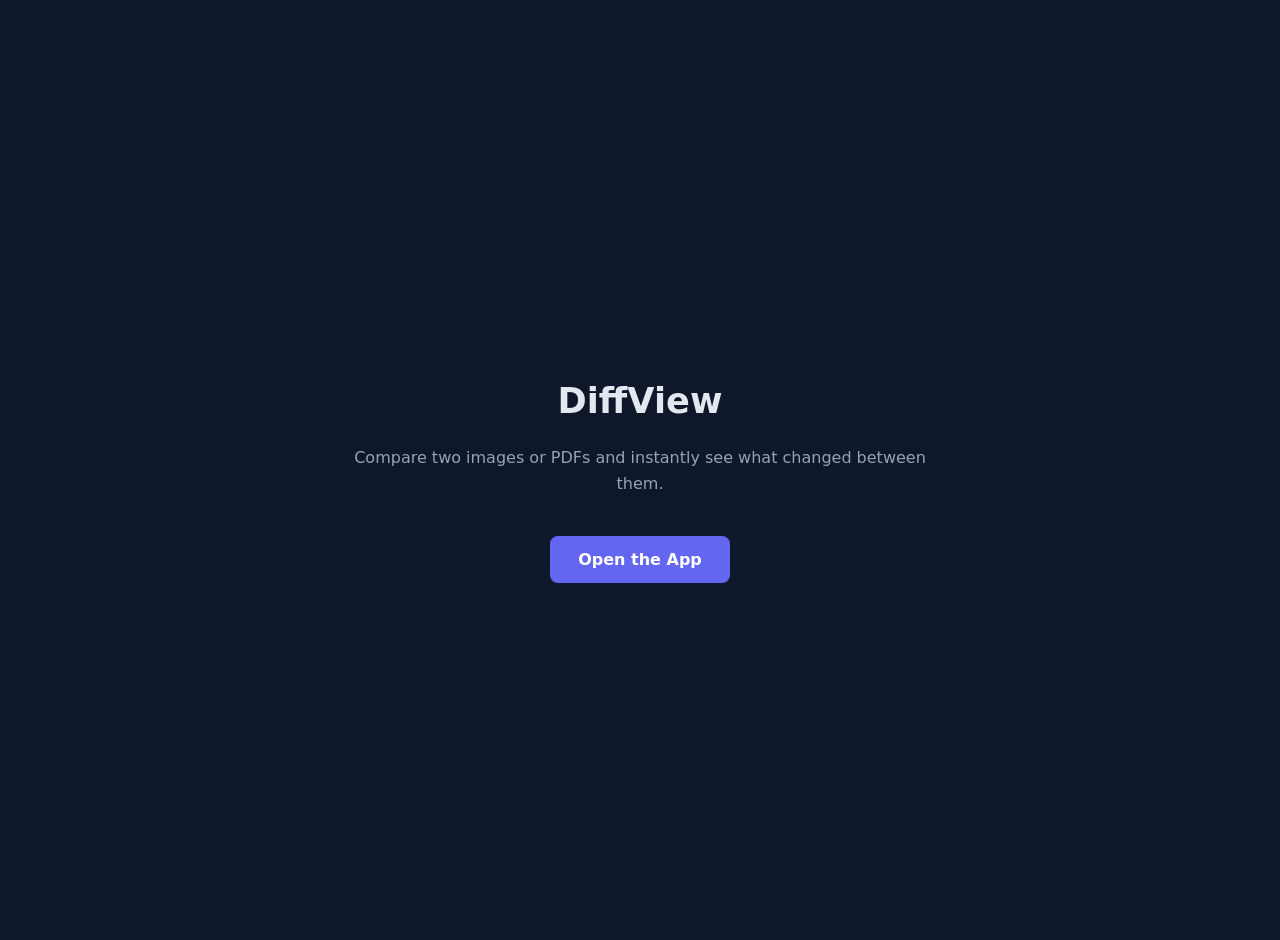
<file: docs/index.html>
<!DOCTYPE html>
<html lang="en">
<head>
  <meta charset="UTF-8">
  <meta name="viewport" content="width=device-width, initial-scale=1.0">
  <title>DiffView - Image & PDF Differentiator</title>
  <style>
    body { font-family: system-ui, sans-serif; background: #0f172a; color: #e2e8f0;
           display: flex; flex-direction: column; align-items: center;
           justify-content: center; min-height: 100vh; margin: 0; text-align: center; padding: 20px; }
    h1 { font-size: 2.2rem; margin-bottom: 0.5rem; }
    p { max-width: 600px; line-height: 1.6; color: #94a3b8; }
    a.button { margin-top: 24px; padding: 14px 28px; background: #6366f1; color: white;
               text-decoration: none; border-radius: 8px; font-weight: 600; }
    a.button:hover { background: #4f46e5; }
  </style>
</head>
<body>
  <h1>DiffView</h1>
  <p>Compare two images or PDFs and instantly see what changed between them.</p>
  <a class="button" href="https://diffview-ursm.onrender.com">Open the App</a>
</body>
</html>
</file>
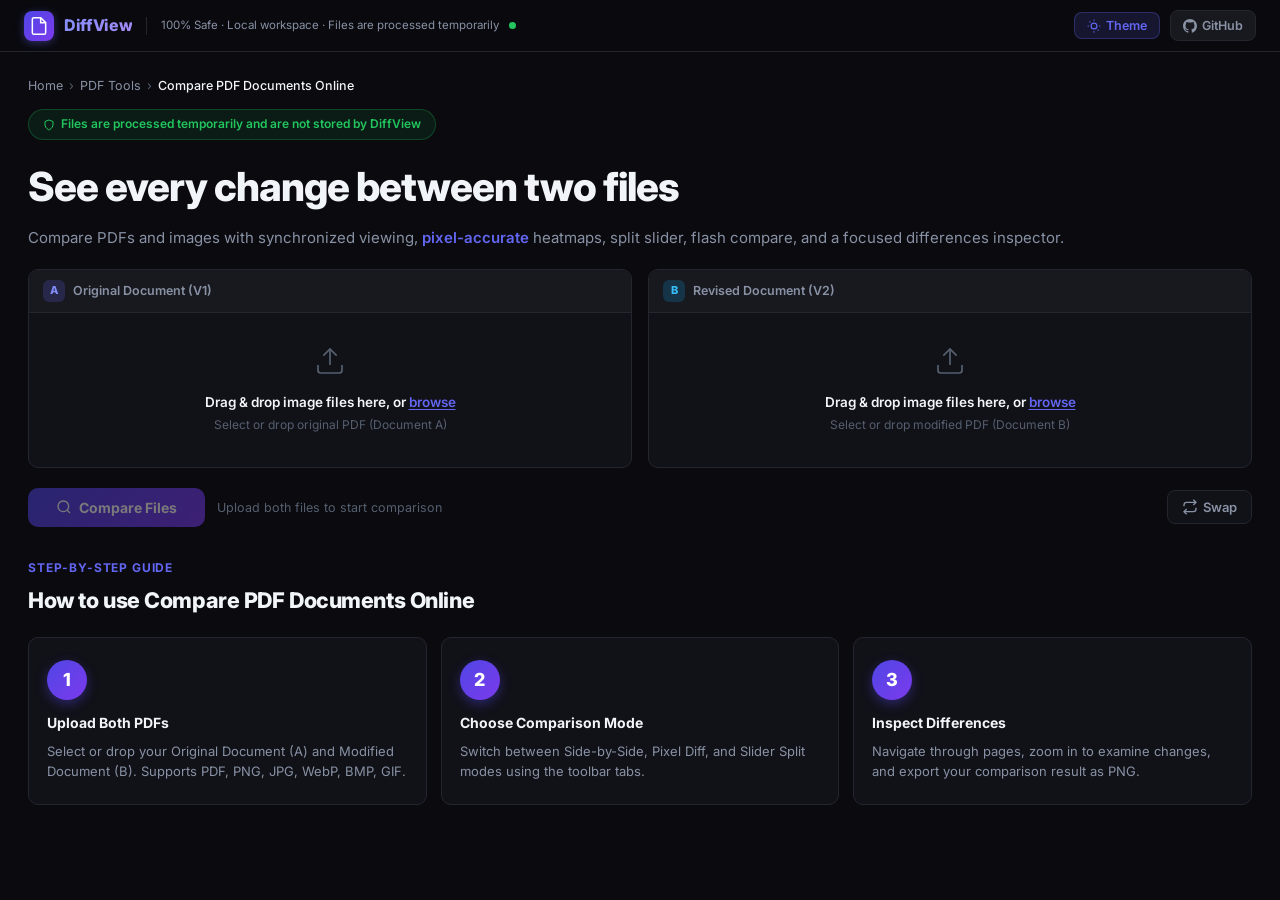
<file: templates/index.html>
<!DOCTYPE html>
<html lang="en">
<head>
<meta charset="UTF-8"/>
<meta name="viewport" content="width=device-width,initial-scale=1"/>
<title>DiffView — PDF &amp; Image Comparator</title>
<meta name="description" content="Compare PDF documents and images with synchronized viewing, pixel-accurate heatmaps, split slider, flash compare, and difference inspection."/>
<link rel="preconnect" href="https://fonts.googleapis.com"/>
<link href="https://fonts.googleapis.com/css2?family=Inter:wght@300;400;500;600;700;800&display=swap" rel="stylesheet"/>
<link rel="stylesheet" href="/static/style.css"/>
</head>
<body class="dark">

<!-- ═══ HEADER ═══ -->
<header id="header">
  <div class="header-left">
    <div class="logo">
      <svg width="20" height="20" viewBox="0 0 24 24" fill="none" stroke="currentColor" stroke-width="1.8"><path d="M14 2H6a2 2 0 0 0-2 2v16a2 2 0 0 0 2 2h12a2 2 0 0 0 2-2V8z"/><polyline points="14 2 14 8 20 8"/></svg>
    </div>
    <span class="logo-name">DiffView</span>
    <div class="header-separator"></div>
    <span class="header-tagline">100% Safe · Local workspace · Files are processed temporarily</span>
    <span class="status-dot"></span>
  </div>
  <div class="header-right">
      <button type="button" class="header-btn ai-btn" id="theme-toggle" title="Toggle theme" aria-label="Toggle color theme">
      <svg class="icon-sun" width="14" height="14" viewBox="0 0 24 24" fill="none" stroke="currentColor" stroke-width="2"><circle cx="12" cy="12" r="5"/><line x1="12" y1="1" x2="12" y2="3"/><line x1="12" y1="21" x2="12" y2="23"/><line x1="4.22" y1="4.22" x2="5.64" y2="5.64"/><line x1="18.36" y1="18.36" x2="19.78" y2="19.78"/><line x1="1" y1="12" x2="3" y2="12"/><line x1="21" y1="12" x2="23" y2="12"/></svg>
      <svg class="icon-moon" width="14" height="14" viewBox="0 0 24 24" fill="none" stroke="currentColor" stroke-width="2"><path d="M21 12.79A9 9 0 1 1 11.21 3 7 7 0 0 0 21 12.79z"/></svg>
      Theme
    </button>
    <a href="https://github.com/AbhinavPandey12/DiffView-Image-PDF-Differentiator" target="_blank" class="header-btn feedback-btn">
      <svg width="14" height="14" viewBox="0 0 24 24" fill="currentColor"><path d="M12 0C5.37 0 0 5.37 0 12c0 5.3 3.44 9.8 8.21 11.39.6.11.82-.26.82-.58v-2.23c-3.34.73-4.03-1.42-4.03-1.42-.55-1.39-1.34-1.76-1.34-1.76-1.09-.74.08-.73.08-.73 1.2.08 1.84 1.24 1.84 1.24 1.07 1.83 2.81 1.3 3.49 1 .11-.78.42-1.31.76-1.61-2.67-.3-5.47-1.33-5.47-5.93 0-1.31.47-2.38 1.24-3.22-.13-.3-.54-1.52.12-3.18 0 0 1.01-.32 3.3 1.23.96-.27 1.99-.4 3.01-.41 1.02 0 2.05.14 3.01.41 2.28-1.55 3.29-1.23 3.29-1.23.66 1.66.24 2.88.12 3.18.77.84 1.24 1.91 1.24 3.22 0 4.61-2.81 5.63-5.48 5.92.43.37.82 1.1.82 2.22v3.29c0 .32.19.69.8.58C20.57 21.8 24 17.3 24 12c0-6.63-5.37-12-12-12z"/></svg>
      GitHub
    </a>
  </div>
</header>

<!-- ═══ LAYOUT ═══ -->
<div class="layout">

  <!-- ─── MAIN CONTENT ─── -->
  <main class="main-content">

    <!-- Breadcrumb -->
    <nav class="breadcrumb">
      <a href="#">Home</a>
      <span class="breadcrumb-sep">›</span>
      <a href="#">PDF Tools</a>
      <span class="breadcrumb-sep">›</span>
      <span class="breadcrumb-current">Compare PDF Documents Online</span>
    </nav>

    <!-- Privacy badge -->
    <div class="privacy-badge">
      <svg width="12" height="12" viewBox="0 0 24 24" fill="none" stroke="currentColor" stroke-width="2"><path d="M12 22s8-4 8-10V5l-8-3-8 3v7c0 6 8 10 8 10z"/></svg>
      Files are processed temporarily and are not stored by DiffView
    </div>

    <!-- Hero -->
    <div class="page-hero">
      <h1 class="page-title">See every change between two files</h1>
      <p class="page-subtitle">Compare PDFs and images with synchronized viewing, <em>pixel-accurate</em> heatmaps, split slider, flash compare, and a focused differences inspector.</p>
    </div>
 

    <!-- ── UPLOAD AREA ── -->
    <div class="upload-row" id="upload-row">

      <!-- File A -->
      <div class="upload-card" id="card-a">
        <div class="upload-card-header">
          <span class="file-badge badge-a">A</span>
          <span>Original Document (V1)</span>
        </div>
        <div class="dropzone" id="drop-a" tabindex="0" role="button" aria-label="Upload original file">
          <div class="drop-icon">
            <svg width="32" height="32" viewBox="0 0 24 24" fill="none" stroke="currentColor" stroke-width="1.3"><path d="M21 15v4a2 2 0 0 1-2 2H5a2 2 0 0 1-2-2v-4"/><polyline points="17 8 12 3 7 8"/><line x1="12" y1="3" x2="12" y2="15"/></svg>
          </div>
          <p class="drop-text">Drag &amp; drop image files here, or <span class="drop-link">browse</span></p>
          <p class="drop-hint">Select or drop original PDF (Document A)</p>
          <div class="file-chosen" id="file-chosen-a" hidden>
            <svg width="14" height="14" viewBox="0 0 24 24" fill="none" stroke="currentColor" stroke-width="2"><path d="M14 2H6a2 2 0 0 0-2 2v16a2 2 0 0 0 2 2h12a2 2 0 0 0 2-2V8z"/><polyline points="14 2 14 8 20 8"/></svg>
            <span id="name-a"></span>
            <button class="btn-remove" id="rm-a" title="Remove">✕</button>
          </div>
          <input type="file" id="inp-a" accept=".pdf,image/*" hidden aria-label="Choose original PDF or image"/>
        </div>
      </div>

      <!-- File B -->
      <div class="upload-card" id="card-b">
        <div class="upload-card-header">
          <span class="file-badge badge-b">B</span>
          <span>Revised Document (V2)</span>
        </div>
        <div class="dropzone" id="drop-b" tabindex="0" role="button" aria-label="Upload modified file">
          <div class="drop-icon">
            <svg width="32" height="32" viewBox="0 0 24 24" fill="none" stroke="currentColor" stroke-width="1.3"><path d="M21 15v4a2 2 0 0 1-2 2H5a2 2 0 0 1-2-2v-4"/><polyline points="17 8 12 3 7 8"/><line x1="12" y1="3" x2="12" y2="15"/></svg>
          </div>
          <p class="drop-text">Drag &amp; drop image files here, or <span class="drop-link">browse</span></p>
          <p class="drop-hint">Select or drop modified PDF (Document B)</p>
          <div class="file-chosen" id="file-chosen-b" hidden>
            <svg width="14" height="14" viewBox="0 0 24 24" fill="none" stroke="currentColor" stroke-width="2"><path d="M14 2H6a2 2 0 0 0-2 2v16a2 2 0 0 0 2 2h12a2 2 0 0 0 2-2V8z"/><polyline points="14 2 14 8 20 8"/></svg>
            <span id="name-b"></span>
            <button class="btn-remove" id="rm-b" title="Remove">✕</button>
          </div>
          <input type="file" id="inp-b" accept=".pdf,image/*" hidden aria-label="Choose modified PDF or image"/>
        </div>
      </div>
    </div>

    <!-- Compare Button -->
    <div class="compare-row">
      <button class="btn-compare" id="btn-compare" disabled>
        <svg width="16" height="16" viewBox="0 0 24 24" fill="none" stroke="currentColor" stroke-width="2"><circle cx="11" cy="11" r="8"/><line x1="21" y1="21" x2="16.65" y2="16.65"/></svg>
        Compare Files
      </button>
      <span class="compare-hint" id="compare-hint">Upload both files to start comparison</span>
      <button class="btn-swap" id="btn-swap" title="Swap A and B">
        <svg width="16" height="16" viewBox="0 0 24 24" fill="none" stroke="currentColor" stroke-width="2"><polyline points="17 1 21 5 17 9"/><path d="M3 11V9a4 4 0 0 1 4-4h14"/><polyline points="7 23 3 19 7 15"/><path d="M21 13v2a4 4 0 0 1-4 4H3"/></svg>
        Swap
      </button>
    </div>

    <!-- Loading -->
    <div class="loading-wrap" id="loading-wrap" hidden>
      <div class="progress-bar"><div class="progress-fill" id="progress-fill"></div></div>
      <div class="loading-label">
        <div class="spinner"></div>
        <span id="loading-label">Processing...</span>
      </div>
    </div>

    <!-- ── COMPARISON WORKSPACE ── -->
    <section class="workspace" id="workspace" hidden>

      <!-- Toolbar -->
      <div class="ws-toolbar">
        <div class="view-tabs">
          <button class="vtab active" data-mode="side-by-side" id="vtab-sbs">
            <svg width="13" height="13" viewBox="0 0 24 24" fill="none" stroke="currentColor" stroke-width="2"><rect x="3" y="3" width="8" height="18" rx="1"/><rect x="13" y="3" width="8" height="18" rx="1"/></svg>
            Side-by-Side
          </button>
          <button class="vtab" data-mode="diff" id="vtab-diff">
            <svg width="13" height="13" viewBox="0 0 24 24" fill="none" stroke="currentColor" stroke-width="2"><circle cx="12" cy="12" r="10"/><line x1="12" y1="8" x2="12" y2="12"/><line x1="12" y1="16" x2="12.01" y2="16"/></svg>
            Pixel Diff
          </button>
          <button class="vtab" data-mode="overlay" id="vtab-ov">
            <svg width="13" height="13" viewBox="0 0 24 24" fill="none" stroke="currentColor" stroke-width="2"><path d="M21 16V8a2 2 0 0 0-1-1.73l-7-4a2 2 0 0 0-2 0l-7 4A2 2 0 0 0 3 8v8a2 2 0 0 0 1 1.73l7 4a2 2 0 0 0 2 0l7-4A2 2 0 0 0 21 16z"/></svg>
            Slider Split
          </button>
          <button class="vtab" data-mode="flicker" id="vtab-flicker">
            <svg width="13" height="13" viewBox="0 0 24 24" fill="none" stroke="currentColor" stroke-width="2"><polygon points="5 3 19 12 5 21 5 3"/></svg>
            Flash Compare
          </button>
        </div>

        <!-- Difference Navigator & Highlight Toggle -->
        <div class="ws-diff-tools">
          <button class="tb-toggle-btn active" id="btn-toggle-highlights" title="Toggle visual difference boxes on Side-by-Side">
            <svg width="13" height="13" viewBox="0 0 24 24" fill="none" stroke="currentColor" stroke-width="2"><circle cx="12" cy="12" r="3"/><path d="M1 12s4-8 11-8 11 8 11 8-4 8-11 8-11-8-11-8z"/></svg>
            Highlights: ON
          </button>

          <div class="diff-navigator" id="diff-navigator">
            <button class="tb-btn" id="diff-prev" title="Previous difference (Key: [)">◀</button>
            <span class="diff-nav-label" id="diff-nav-label">Diff 0 of 0</span>
            <button class="tb-btn" id="diff-next" title="Next difference (Key: ])">▶</button>
          </div>
        </div>

        <div class="ws-toolbar-center">
          <div class="page-ctrl" id="page-ctrl" hidden>
            <button class="tb-btn" id="pg-prev">&lt;</button>
            <span>Page <input type="number" id="pg-input" min="1" value="1"/> of <span id="pg-total">1</span></span>
            <button class="tb-btn" id="pg-next">&gt;</button>
          </div>
        </div>

        <div class="ws-toolbar-right">
          <div class="sensitivity-ctrl" id="sens-ctrl">
            <label>Sensitivity <span id="sens-val">10</span></label>
            <input type="range" id="sens-slider" min="1" max="50" value="10" class="range-slider"/>
          </div>
          <div class="zoom-ctrl">
            <button class="tb-btn" id="zoom-out">-</button>
            <span class="zoom-label" id="zoom-label">100%</span>
            <button class="tb-btn" id="zoom-in">+</button>
            <button class="tb-btn" id="zoom-reset" title="Reset zoom">↺</button>
          </div>
          <button class="btn-export" id="btn-export">↓ Export</button>
        </div>
      </div>

      <!-- Stats Bar -->
      <div class="stats-bar" id="stats-bar">
        <div class="stat"><div class="stat-dot" style="background:#ef4444"></div><strong id="s-changed">0%</strong><span>Changed</span></div>
        <div class="stat"><div class="stat-dot" style="background:#22c55e"></div><strong id="s-same">100%</strong><span>Identical</span></div>
        <div class="stat-sep"></div>
        <div class="stat"><div class="stat-dot" style="background:#6366f1"></div><strong id="s-count">0</strong><span>Differences Found</span></div>
        <div class="stat-sep"></div>
        <div class="stat"><span>Dimensions:</span><strong id="s-dims">—</strong></div>
        <div class="stat"><span>Diff Pixels:</span><strong id="s-px">—</strong></div>
      </div>

      <!-- ── VIEWS ── -->
      <!-- 1. Side by Side -->
      <div class="view-panel active" id="view-sbs">
        <div class="sbs-grid">
          <div class="sbs-pane" id="pane-a">
            <div class="pane-header">
              <span class="file-badge badge-a badge-sm">A</span>
              <span id="lbl-a">Original</span>
              <span class="pane-legend pane-legend-a">Red Highlights = Changes / Pixel Differences</span>
            </div>
            <div class="img-scroll" id="scroll-a">
              <div class="img-wrapper" id="wrap-a">
                <img id="img-a" alt="File A" draggable="false"/>
                <div class="diff-spotlight" id="spotlight-a" hidden></div>
              </div>
            </div>
          </div>
          <div class="sbs-divider"></div>
          <div class="sbs-pane" id="pane-b">
            <div class="pane-header">
              <span class="file-badge badge-b badge-sm">B</span>
              <span id="lbl-b">Modified</span>
              <span class="pane-legend pane-legend-b">Blue Highlights = New Items / Additions</span>
            </div>
            <div class="img-scroll" id="scroll-b">
              <div class="img-wrapper" id="wrap-b">
                <img id="img-b" alt="File B" draggable="false"/>
                <div class="diff-spotlight" id="spotlight-b" hidden></div>
              </div>
            </div>
          </div>
        </div>
      </div>

      <!-- 2. Visual Diff -->
      <div class="view-panel" id="view-diff">
        <div class="diff-controls-bar">
          <div class="diff-submodes">
            <button class="submode-btn active" id="sm-heatmap">Red Heatmap</button>
            <button class="submode-btn" id="sm-3color">3-Color (Add/Remove)</button>
          </div>
          <div class="diff-legend" id="diff-legend">
            <span class="leg-item"><span class="legend-dot" style="background:#ef4444"></span>Removed / Changed</span>
            <span class="leg-item leg-added" id="leg-added" hidden><span class="legend-dot" style="background:#3b82f6"></span>New Items / Added</span>
            <span class="leg-item leg-mod" id="leg-mod" hidden><span class="legend-dot" style="background:#f59e0b"></span>Modified</span>
            <span class="leg-item"><span class="legend-dot" style="background:#cbd5e1"></span>Unchanged Context</span>
          </div>
        </div>
        <div class="img-center"><img id="img-diff" alt="Diff" draggable="false"/></div>
      </div>

      <!-- 3. Overlay Slider -->
      <div class="view-panel" id="view-ov">
        <p class="ov-tip">Drag the center handle left/right to reveal Document B over Document A</p>
        <div class="ov-container" id="ov-container">
          <img id="ov-img-a" alt="A" draggable="false"/>
          <div class="ov-clip" id="ov-clip"><img id="ov-img-b" alt="B" draggable="false"/></div>
          <div class="ov-line" id="ov-line"></div>
          <div class="ov-handle" id="ov-handle"><span>&lt;</span><span>&gt;</span></div>
          <div class="ov-lbl ov-lbl-a">A: Original</div>
          <div class="ov-lbl ov-lbl-b">B: Modified</div>
        </div>
        <div class="ov-opacity">
          <label>Opacity B: <span id="ov-opval">50%</span></label>
          <input type="range" id="ov-opacity" min="0" max="100" value="50" class="range-slider"/>
        </div>
      </div>

      <!-- 4. Flash / Flicker Mode -->
      <div class="view-panel" id="view-flicker">
        <div class="flicker-tip-wrap">
          <span class="flicker-tip">Click &amp; hold below or press <kbd>Spacebar</kbd> to rapidly flash Document B over Document A</span>
        </div>
        <div class="flicker-stage" id="flicker-stage">
          <img id="img-flicker" alt="Flicker" draggable="false"/>
          <div class="flicker-state-badge" id="flicker-state-badge">Showing: Document A (Original)</div>
        </div>
        <div class="flicker-actions">
          <button class="btn-flicker-hold" id="btn-flicker-hold">
            <svg width="15" height="15" viewBox="0 0 24 24" fill="none" stroke="currentColor" stroke-width="2"><polygon points="5 3 19 12 5 21 5 3"/></svg>
            Press &amp; Hold to Reveal Document B (or hold Space)
          </button>
        </div>
      </div>

      <!-- ── EXCLUSIVE ELEMENT: DETAILED DIFFERENCES INSPECTOR & WRITTEN ANALYSIS ── -->
      <section class="diff-inspector" id="diff-inspector">
        <div class="di-header">
          <div class="di-header-left">
            <div class="di-icon">
              <svg width="20" height="20" viewBox="0 0 24 24" fill="none" stroke="currentColor" stroke-width="2"><path d="M14 2H6a2 2 0 0 0-2 2v16a2 2 0 0 0 2 2h12a2 2 0 0 0 2-2V8z"/><polyline points="14 2 14 8 20 8"/><line x1="16" y1="13" x2="8" y2="13"/><line x1="16" y1="17" x2="8" y2="17"/><polyline points="10 9 9 9 8 9"/></svg>
            </div>
            <div>
              <h3 class="di-title">Differences Breakdown &amp; Written Analysis</h3>
              <p class="di-subtitle">Detailed item-by-item breakdown of all detected visual and textual modifications between Document A and Document B</p>
            </div>
          </div>
          <div class="di-badges">
            <span class="di-pill di-pill-total"><strong id="di-total-count">0</strong> Differences</span>
            <span class="di-pill di-pill-del"><strong id="di-del-count">0</strong> Removed</span>
            <span class="di-pill di-pill-add"><strong id="di-add-count">0</strong> Added</span>
            <span class="di-pill di-pill-mod"><strong id="di-mod-count">0</strong> Modified</span>
            <span class="di-pill di-pill-text" id="di-pill-text" style="display:none;"><strong id="di-text-count">0</strong> Text</span>
          </div>
        </div>

        <!-- Completely Different Notice -->
        <div class="di-completely-different-notice" id="di-completely-different-notice" style="display: none;">
          <div class="cd-notice-icon">
            <svg width="24" height="24" viewBox="0 0 24 24" fill="none" stroke="currentColor" stroke-width="2"><circle cx="12" cy="12" r="10"/><line x1="12" y1="8" x2="12" y2="12"/><line x1="12" y1="16" x2="12.01" y2="16"/></svg>
          </div>
          <div class="cd-notice-text">The sources are completely different</div>
        </div>

        <!-- Written Text Differences (for PDFs with text revisions) -->
        <div class="di-text-section" id="di-text-section" hidden>
          <div class="di-section-title">
            <svg width="15" height="15" viewBox="0 0 24 24" fill="none" stroke="currentColor" stroke-width="2"><path d="M4 7V4h16v3"/><path d="M9 20h6"/><path d="M12 4v16"/></svg>
            Written Text Comparison (Line-by-Line)
          </div>
          <div class="di-text-list" id="di-text-list"></div>
        </div>

        <!-- Visual Differences Section (for both PDFs and Images) -->
        <div class="di-visual-section" id="di-visual-section">
          <div class="di-section-title">
            <svg width="15" height="15" viewBox="0 0 24 24" fill="none" stroke="currentColor" stroke-width="2"><rect x="3" y="3" width="18" height="18" rx="2" ry="2"/><circle cx="8.5" cy="8.5" r="1.5"/><polyline points="21 15 16 10 5 21"/></svg>
            Visual &amp; Graphical Differences Log
          </div>
          <div class="di-cards-grid" id="di-cards-grid"></div>
        </div>
      </section>

    </section>

    <!-- ── HOW TO USE ── -->
    <section class="how-to" id="how-to-use">
      <div class="ht-header">
        <p class="ht-tag">Step-by-Step Guide</p>
        <h2 class="ht-title">How to use Compare PDF Documents Online</h2>
      </div>
      <div class="ht-grid">
        <div class="ht-card">
          <div class="ht-num">1</div>
          <h3>Upload Both PDFs</h3>
          <p>Select or drop your Original Document (A) and Modified Document (B). Supports PDF, PNG, JPG, WebP, BMP, GIF.</p>
        </div>
        <div class="ht-card">
          <div class="ht-num">2</div>
          <h3>Choose Comparison Mode</h3>
          <p>Switch between Side-by-Side, Pixel Diff, and Slider Split modes using the toolbar tabs.</p>
        </div>
        <div class="ht-card">
          <div class="ht-num">3</div>
          <h3>Inspect Differences</h3>
          <p>Navigate through pages, zoom in to examine changes, and export your comparison result as PNG.</p>
        </div>
      </div>
    </section>

  </main>
</div>

<script src="/static/app.js"></script>
</body>
</html>
</file>
<file: static/style.css>
/* DiffView Python App - style.css  (Dark theme matching ImgZero) */
:root{
  --bg:#0a0a0f;--surface:#111118;--surface2:#18181f;--surface3:#1e1e2a;
  --border:#252530;--border2:#2e2e3d;
  --text:#f1f5f9;--muted:#8892a4;--subtle:#555f6e;
  --primary:#6366f1;--primary-d:rgba(99,102,241,.15);--primary-b:rgba(99,102,241,.3);
  --danger:#ef4444;--success:#22c55e;--warning:#f59e0b;
  --r:10px;--r-sm:7px;
  --hh:52px;--sw:232px;
  --font:'Inter',system-ui,-apple-system,sans-serif;
  --tr:.16s cubic-bezier(.4,0,.2,1);
}
.light{
  --bg:#f8fafc;--surface:#ffffff;--surface2:#f1f5f9;--surface3:#e8ecf2;
  --border:#e2e8f0;--border2:#d0d7e2;
  --text:#0f172a;--muted:#64748b;--subtle:#94a3b8;
}

*,*::before,*::after{box-sizing:border-box;margin:0;padding:0;}
html{height:100%;scroll-behavior:smooth;}
body{font-family:var(--font);font-size:14px;line-height:1.55;color:var(--text);background:var(--bg);min-height:100%;-webkit-font-smoothing:antialiased;}
a{color:inherit;text-decoration:none;}
button{cursor:pointer;font-family:var(--font);border:none;background:none;color:inherit;}
input{font-family:var(--font);}
[hidden]{display:none!important;}
button:focus-visible,input:focus-visible,.dropzone:focus-visible,a:focus-visible{outline:2px solid #38bdf8;outline-offset:3px;}

.app-toast{position:fixed;right:22px;bottom:22px;z-index:300;max-width:min(420px,calc(100vw - 32px));padding:11px 14px;border:1px solid var(--border2);border-radius:10px;background:var(--surface);color:var(--text);box-shadow:0 12px 30px rgba(0,0,0,.28);font-size:13px;opacity:0;transform:translateY(10px);pointer-events:none;transition:opacity var(--tr),transform var(--tr);}
.app-toast.visible{opacity:1;transform:translateY(0);}
.app-toast[data-type="error"]{border-color:rgba(239,68,68,.55);box-shadow:0 12px 30px rgba(239,68,68,.16);}

/* ══ HEADER ══ */
#header{
  position:fixed;top:0;left:0;right:0;width:100%;z-index:100;
  height:var(--hh);
  display:flex;align-items:center;justify-content:space-between;
  padding:0 24px;
  background:rgba(10,10,15,.92);
  backdrop-filter:blur(16px);
  border-bottom:1px solid var(--border);
}
.light #header{background:rgba(248,250,252,.92);}
.header-left{display:flex;align-items:center;gap:10px;flex-shrink:0;}
.logo{
  width:30px;height:30px;
  background:linear-gradient(135deg,#4f46e5,#7c3aed);
  border-radius:8px;display:flex;align-items:center;justify-content:center;
  color:white;flex-shrink:0;box-shadow:0 2px 8px rgba(99,102,241,.4);
}
.logo-name{font-size:1rem;font-weight:800;letter-spacing:-.02em;background:linear-gradient(135deg,#818cf8,#a78bfa);-webkit-background-clip:text;-webkit-text-fill-color:transparent;background-clip:text;}
.header-separator{width:1px;height:18px;background:var(--border);margin:0 4px;}
.header-tagline{font-size:11.5px;color:var(--muted);white-space:nowrap;}
@media(max-width:900px){.header-tagline,.header-separator{display:none;}}
@media(max-width:480px){#header{padding:0 14px;}}
.status-dot{width:7px;height:7px;border-radius:50%;background:#22c55e;animation:pulse 2s infinite;flex-shrink:0;}
@keyframes pulse{0%,100%{opacity:1;transform:scale(1);}50%{opacity:.6;transform:scale(.8);}}

.header-right{display:flex;align-items:center;gap:10px;margin-left:auto;flex-shrink:0;}
.header-btn{
  display:inline-flex;align-items:center;gap:5px;
  padding:5px 12px;border-radius:8px;font-size:12.5px;font-weight:600;
  transition:all var(--tr);cursor:pointer;
}
.ai-btn{color:var(--primary);background:var(--primary-d);border:1px solid var(--primary-b);}
.ai-btn:hover{background:rgba(99,102,241,.25);}
.feedback-btn{color:var(--muted);background:var(--surface2);border:1px solid var(--border);}
.feedback-btn:hover{color:var(--text);border-color:var(--border2);background:var(--surface3);}

.icon-sun{display:none;}
.dark .icon-moon{display:none;}
.dark .icon-sun{display:block;}

/* ══ LAYOUT ══ */
.layout{
  display: flex;
  justify-content: center;
  padding-top: var(--hh);
  min-height: 100vh;
  width: 100%;
}

/* ── MAIN ── */
.main-content{
  flex: 1;
  margin: 0 auto;
  padding: 24px 28px 80px;
  max-width: 1500px;
  width: 100%;
}
@media(max-width:640px){.main-content{padding:16px 14px 60px;}}

/* Breadcrumb */
.breadcrumb{display:flex;align-items:center;gap:6px;font-size:12.5px;color:var(--muted);margin-bottom:14px;flex-wrap:wrap;}
.breadcrumb a:hover{color:var(--primary);}
.breadcrumb-sep{color:var(--subtle);}
.breadcrumb-current{color:var(--text);font-weight:500;}

/* Privacy badge */
.privacy-badge{
  display:inline-flex;align-items:center;gap:6px;
  padding:5px 14px;margin-bottom:16px;
  background:rgba(34,197,94,.1);border:1px solid rgba(34,197,94,.25);
  border-radius:999px;font-size:12px;font-weight:600;color:#22c55e;
}

/* Page hero */
.page-hero{margin-bottom:18px;}
.page-title{font-size:clamp(1.6rem,4vw,2.5rem);font-weight:800;letter-spacing:-.025em;color:var(--text);margin-bottom:8px;}
.page-subtitle{font-size:15px;color:var(--muted);line-height:1.65;}
.page-subtitle em{color:var(--primary);font-style:normal;font-weight:600;}

/* Info card */
.info-card{
  display:flex;gap:12px;align-items:flex-start;
  padding:14px 16px;margin-bottom:24px;
  background:var(--surface);border:1px solid var(--border);border-radius:var(--r);
  font-size:14px;color:var(--text);line-height:1.55;
}
.info-card svg{flex-shrink:0;margin-top:2px;color:var(--primary);}
.info-card strong{color:var(--text);}

/* ══ UPLOAD ══ */
.upload-row{display:grid;grid-template-columns:1fr 1fr;gap:16px;margin-bottom:20px;}
@media(max-width:640px){.upload-row{grid-template-columns:1fr;}}
.upload-card{background:var(--surface);border:1px solid var(--border);border-radius:var(--r);overflow:hidden;transition:border-color var(--tr),box-shadow var(--tr);}
.upload-card:hover{border-color:var(--primary-b);box-shadow:0 4px 20px rgba(99,102,241,.15);}
.upload-card-header{
  display:flex;align-items:center;gap:8px;
  padding:10px 14px;
  font-size:12.5px;font-weight:600;color:var(--muted);
  background:var(--surface2);border-bottom:1px solid var(--border);
}
.dropzone{
  padding:32px 20px;text-align:center;cursor:pointer;
  transition:background var(--tr);
}
.dropzone:hover,.dropzone.dragover{background:var(--primary-d);}
.dropzone.dragover{outline:2px dashed var(--primary);outline-offset:-2px;}
.dropzone.has-file{background:linear-gradient(135deg,rgba(99,102,241,.06),rgba(14,165,233,.06));}
.drop-icon{color:var(--subtle);margin-bottom:10px;transition:color var(--tr),transform var(--tr);}
.dropzone:hover .drop-icon{color:var(--primary);transform:translateY(-2px);}
.drop-text{font-size:13.5px;font-weight:600;color:var(--text);margin-bottom:3px;}
.drop-link{color:var(--primary);text-decoration:underline;text-underline-offset:2px;}
.drop-hint{font-size:12px;color:var(--subtle);}
.file-chosen{
  display:flex;align-items:center;gap:7px;justify-content:center;
  margin-top:10px;padding:7px 12px;
  background:var(--primary-d);border:1px solid var(--primary-b);border-radius:7px;
  font-size:12.5px;font-weight:500;color:var(--primary);
}
.btn-remove{
  width:18px;height:18px;border-radius:50%;background:var(--primary);color:white;
  font-size:10px;display:flex;align-items:center;justify-content:center;
  transition:background var(--tr);flex-shrink:0;
}
.btn-remove:hover{background:var(--danger);}
.file-badge{
  display:inline-flex;align-items:center;justify-content:center;
  width:22px;height:22px;border-radius:6px;font-size:11px;font-weight:800;
}
.badge-a{background:rgba(99,102,241,.2);color:#818cf8;}
.badge-b{background:rgba(14,165,233,.2);color:#38bdf8;}
.badge-sm{width:18px;height:18px;font-size:9.5px;border-radius:4px;}

/* Compare row */
.compare-row{display:flex;align-items:center;gap:12px;margin-bottom:16px;flex-wrap:wrap;}
.btn-compare{
  display:inline-flex;align-items:center;gap:7px;
  padding:11px 28px;
  background:linear-gradient(135deg,#4f46e5,#7c3aed);color:white;
  border-radius:10px;font-size:14px;font-weight:700;
  box-shadow:0 4px 14px rgba(79,70,229,.4);
  transition:all var(--tr);
}
.btn-compare:hover:not(:disabled){transform:translateY(-2px);box-shadow:0 6px 20px rgba(79,70,229,.5);}
.btn-compare:disabled{opacity:.45;cursor:not-allowed;box-shadow:none;}
.compare-hint{font-size:12.5px;color:var(--subtle);}
.btn-swap{
  display:inline-flex;align-items:center;gap:5px;
  padding:8px 14px;
  background:var(--surface);border:1px solid var(--border);border-radius:8px;
  font-size:13px;font-weight:600;color:var(--muted);
  margin-left:auto;transition:all var(--tr);
}
.btn-swap:hover{color:var(--primary);border-color:var(--primary-b);background:var(--primary-d);transform:rotate(180deg);}

/* Loading */
.loading-wrap{padding:12px 0;}
.progress-bar{height:3px;background:var(--surface3);border-radius:2px;overflow:hidden;margin-bottom:8px;}
.progress-fill{height:100%;background:linear-gradient(90deg,#4f46e5,#7c3aed,#0ea5e9);background-size:200%;animation:shimmer 1.4s linear infinite;}
@keyframes shimmer{0%{background-position:-200% 0;}100%{background-position:200% 0;}}
.loading-label{display:flex;align-items:center;gap:8px;font-size:13px;color:var(--muted);}
.spinner{width:16px;height:16px;border:2px solid var(--border2);border-top-color:var(--primary);border-radius:50%;animation:spin .7s linear infinite;flex-shrink:0;}
@keyframes spin{to{transform:rotate(360deg);}}

/* ══ WORKSPACE ══ */
.workspace{border:1px solid var(--border);border-radius:var(--r);overflow:hidden;margin-bottom:32px;animation:fadeIn .35s ease;}
@keyframes fadeIn{from{opacity:0;transform:translateY(16px);}to{opacity:1;transform:translateY(0);}}

/* Toolbar */
.ws-toolbar{
  display:flex;align-items:center;gap:10px;flex-wrap:wrap;
  padding:10px 16px;
  background:var(--surface);border-bottom:1px solid var(--border);
  position:sticky;top:var(--hh);z-index:30;
}
.ws-diff-tools{display:flex;align-items:center;gap:8px;}
.tb-toggle-btn{
  display:inline-flex;align-items:center;gap:6px;
  padding:5px 12px;border-radius:6px;
  font-size:12px;font-weight:700;
  background:rgba(99,102,241,.15);border:1px solid rgba(99,102,241,.35);color:#818cf8;
  transition:all var(--tr);cursor:pointer;
}
.tb-toggle-btn:hover{background:rgba(99,102,241,.28);}
.tb-toggle-btn.off{
  background:var(--surface2);border-color:var(--border);color:var(--muted);
}
.diff-navigator{
  display:inline-flex;align-items:center;gap:4px;
  background:var(--bg);border:1px solid var(--border);border-radius:7px;padding:2px 5px;
}
.diff-nav-label{font-size:11.5px;font-weight:700;color:var(--text);padding:0 6px;white-space:nowrap;}

.ws-toolbar-center{flex:1;display:flex;justify-content:center;}
.ws-toolbar-right{display:flex;align-items:center;gap:8px;margin-left:auto;flex-shrink:0;}

.view-tabs{display:flex;background:var(--bg);border:1px solid var(--border);border-radius:8px;padding:3px;gap:2px;}
.vtab{
  display:inline-flex;align-items:center;gap:5px;
  padding:5px 12px;border-radius:6px;
  font-size:12.5px;font-weight:600;color:var(--muted);
  transition:all var(--tr);white-space:nowrap;
}
.vtab:hover:not(.active){color:var(--text);background:var(--surface2);}
.vtab.active{background:var(--primary);color:white;box-shadow:0 2px 8px rgba(99,102,241,.4);}

.page-ctrl{
  display:flex;align-items:center;gap:6px;
  background:var(--bg);border:1px solid var(--border);border-radius:8px;padding:5px 10px;
  font-size:12.5px;color:var(--muted);
}
.page-ctrl input{
  width:36px;text-align:center;background:var(--surface);border:1px solid var(--border);
  border-radius:5px;color:var(--text);padding:1px 4px;font-size:12px;font-weight:600;
}
.tb-btn{
  display:flex;align-items:center;justify-content:center;
  width:26px;height:26px;border-radius:5px;
  background:var(--surface);border:1px solid var(--border);
  font-size:11.5px;font-weight:700;color:var(--muted);transition:all var(--tr);
}
.tb-btn:hover:not(:disabled){color:var(--primary);border-color:var(--primary-b);background:var(--primary-d);}
.tb-btn:disabled{opacity:.35;cursor:not-allowed;}

.sensitivity-ctrl{
  display:flex;align-items:center;gap:7px;
  background:var(--bg);border:1px solid var(--border);border-radius:8px;padding:5px 10px;
  font-size:12px;font-weight:600;color:var(--muted);
}
.zoom-ctrl{
  display:flex;align-items:center;gap:3px;
  background:var(--bg);border:1px solid var(--border);border-radius:8px;padding:3px 6px;
}
.zoom-label{font-size:12px;font-weight:700;color:var(--text);min-width:38px;text-align:center;}
.range-slider{
  -webkit-appearance:none;appearance:none;
  width:70px;height:3px;background:var(--border2);border-radius:2px;outline:none;cursor:pointer;
}
.range-slider::-webkit-slider-thumb{
  -webkit-appearance:none;width:14px;height:14px;border-radius:50%;
  background:var(--primary);cursor:pointer;box-shadow:0 1px 4px rgba(99,102,241,.4);
  transition:transform var(--tr);
}
.range-slider::-webkit-slider-thumb:hover{transform:scale(1.2);}

.btn-export{
  display:inline-flex;align-items:center;gap:5px;padding:6px 12px;
  background:var(--surface);border:1px solid var(--border);border-radius:7px;
  font-size:12.5px;font-weight:600;color:var(--muted);transition:all var(--tr);
}
.btn-export:hover{color:var(--primary);border-color:var(--primary-b);background:var(--primary-d);}

/* Stats bar */
.stats-bar{
  display:flex;align-items:center;gap:14px;flex-wrap:wrap;
  padding:8px 16px;background:var(--surface2);border-bottom:1px solid var(--border);
  font-size:12.5px;
}
.stat{display:flex;align-items:center;gap:5px;}
.stat-dot{width:7px;height:7px;border-radius:50%;}
.stat span{color:var(--muted);}
.stat strong{color:var(--text);font-weight:700;}
.stat-sep{width:1px;height:16px;background:var(--border2);}

/* View panels */
.view-panel{display:none;}
.view-panel.active{display:block;}

/* Side-by-side */
.sbs-grid{display:grid;grid-template-columns:1fr 1px 1fr;min-height:540px;}
.sbs-pane{display:flex;flex-direction:column;overflow:hidden;}
.pane-header{
  display:flex;align-items:center;gap:8px;
  padding:8px 14px;font-size:12px;font-weight:600;color:var(--muted);
  background:var(--surface);border-bottom:1px solid var(--border);
  position:sticky;top:calc(var(--hh) + 44px);z-index:10;
}
.pane-legend{margin-left:auto;font-size:11px;font-weight:700;padding:2px 8px;border-radius:5px;}
.pane-legend-a{background:rgba(239,68,68,.15);color:#f87171;border:1px solid rgba(239,68,68,.3);}
.pane-legend-b{background:rgba(59,130,246,.15);color:#60a5fa;border:1px solid rgba(59,130,246,.3);}

.img-scroll{
  flex:1;overflow:auto;padding:20px;
  display:flex;justify-content:center;align-items:flex-start;
  background:#0c0d12;
}
.img-scroll img{
  max-width:100%;border-radius:6px;
  background:#ffffff;
  box-shadow:0 8px 32px rgba(0,0,0,.55);
  display:block;
  transform-origin:top left;
  transition:transform .15s;
}
.sbs-divider{background:var(--border);}

/* Visual diff */
#view-diff{padding:16px;background:#0c0d12;}
.diff-controls-bar{
  display:flex;align-items:center;justify-content:space-between;
  margin-bottom:14px;flex-wrap:wrap;gap:12px;
}
.diff-submodes{display:inline-flex;background:var(--surface);border:1px solid var(--border);border-radius:7px;padding:2px;}
.submode-btn{
  padding:4px 11px;border-radius:5px;font-size:12px;font-weight:600;color:var(--muted);transition:all var(--tr);
}
.submode-btn.active{background:var(--primary);color:white;}
.diff-legend{display:flex;gap:14px;align-items:center;flex-wrap:wrap;}
.diff-legend .leg-item{display:flex;align-items:center;gap:5px;font-size:12px;color:var(--muted);font-weight:500;}
.legend-dot{width:12px;height:12px;border-radius:3px;}
.img-center{display:flex;justify-content:center;overflow:auto;padding:10px 0;}
.img-center img{
  max-width:100%;border-radius:6px;background:#ffffff;
  box-shadow:0 8px 36px rgba(0,0,0,.6);display:block;
  transform-origin:top center;transition:transform .15s;
}

/* Overlay Slider */
#view-ov{padding:20px;background:#0c0d12;display:flex;flex-direction:column;align-items:center;gap:14px;}
.ov-tip{font-size:12.5px;color:var(--muted);background:var(--surface);border:1px solid var(--border);border-radius:7px;padding:7px 14px;}
.ov-container{
  position:relative;display:inline-block;overflow:hidden;
  border-radius:6px;box-shadow:0 8px 40px rgba(0,0,0,.65);
  cursor:col-resize;user-select:none;max-width:100%;line-height:0;background:#ffffff;
}
#ov-img-a{display:block;max-width:100%;background:#ffffff;}
.ov-clip{position:absolute;top:0;bottom:0;right:0;overflow:hidden;line-height:0;}
#ov-img-b{position:absolute;top:0;right:0;display:block;background:#ffffff;}
.ov-line{position:absolute;top:0;bottom:0;width:2px;background:white;box-shadow:0 0 10px rgba(0,0,0,.8);pointer-events:none;}
.ov-handle{
  position:absolute;top:50%;transform:translate(-50%,-50%);
  width:40px;height:40px;background:white;border-radius:50%;
  display:flex;align-items:center;justify-content:center;gap:2px;
  box-shadow:0 4px 18px rgba(0,0,0,.5);cursor:col-resize;
  font-size:13px;font-weight:bold;color:#333;
  transition:box-shadow var(--tr);
}
.ov-handle:hover{box-shadow:0 6px 26px rgba(0,0,0,.65);}
.ov-lbl{
  position:absolute;top:12px;padding:4px 10px;
  background:rgba(0,0,0,.75);color:white;
  font-size:11.5px;font-weight:700;border-radius:5px;pointer-events:none;
}
.ov-lbl-a{left:12px;} .ov-lbl-b{right:12px;}
.ov-opacity{display:flex;align-items:center;gap:8px;font-size:12.5px;color:var(--muted);}
.ov-opacity .range-slider{width:110px;}

/* 4. Flash / Flicker Mode */
#view-flicker{padding:20px;background:#0c0d12;display:flex;flex-direction:column;align-items:center;gap:14px;}
.flicker-tip-wrap{display:flex;justify-content:center;}
.flicker-tip{
  font-size:12.5px;color:var(--muted);background:var(--surface);
  border:1px solid var(--border);border-radius:7px;padding:7px 14px;
}
.flicker-tip kbd{
  background:var(--surface2);border:1px solid var(--border2);border-radius:4px;
  padding:2px 6px;font-family:monospace;font-size:11px;color:var(--text);
}
.flicker-stage{
  position:relative;display:inline-block;border-radius:6px;
  box-shadow:0 8px 36px rgba(0,0,0,.6);overflow:hidden;background:#ffffff;
  max-width:100%;
}
#img-flicker{display:block;max-width:100%;border-radius:6px;transform-origin:top center;transition:transform .15s;}
.flicker-state-badge{
  position:absolute;bottom:14px;left:50%;transform:translateX(-50%);
  background:rgba(0,0,0,.82);color:white;padding:5px 14px;
  border-radius:20px;font-size:12px;font-weight:700;
  box-shadow:0 4px 14px rgba(0,0,0,.4);pointer-events:none;
}
.flicker-actions{display:flex;gap:10px;align-items:center;}
.btn-flicker-hold{
  display:inline-flex;align-items:center;gap:7px;
  padding:10px 22px;background:linear-gradient(135deg,#6366f1,#4f46e5);
  color:white;border-radius:8px;font-size:13.5px;font-weight:700;
  box-shadow:0 4px 14px rgba(99,102,241,.4);cursor:pointer;user-select:none;
  transition:all var(--tr);
}
.btn-flicker-hold:active,.btn-flicker-hold.holding{
  background:linear-gradient(135deg,#10b981,#059669);
  box-shadow:0 4px 16px rgba(16,185,129,.5);
}

/* Image Wrapper & Spotlight */
.img-wrapper{position:relative;display:inline-block;line-height:0;}
.diff-spotlight{
  position:absolute;pointer-events:none;z-index:25;
  border-radius:6px;border:3px solid #06b6d4;
  box-shadow:0 0 0 9999px rgba(0,0,0,.35), 0 0 25px rgba(6,182,212,.9);
  animation:spotlightPulse 1.2s ease-in-out infinite alternate;
}
@keyframes spotlightPulse{
  0%{border-color:#06b6d4;box-shadow:0 0 0 9999px rgba(0,0,0,.45), 0 0 15px rgba(6,182,212,.7);}
  100%{border-color:#ec4899;box-shadow:0 0 0 9999px rgba(0,0,0,.25), 0 0 35px rgba(236,72,153,1);}
}

/* ══ EXCLUSIVE ELEMENT: DIFFERENCES INSPECTOR & WRITTEN COMPARISON ══ */
.diff-inspector{
  border-top:1px solid var(--border);
  background:var(--surface);
  padding:24px 20px 28px;
}
.di-header{
  display:flex;align-items:flex-start;justify-content:space-between;
  gap:16px;flex-wrap:wrap;margin-bottom:20px;
}
.di-header-left{display:flex;align-items:flex-start;gap:12px;}
.di-icon{
  width:36px;height:36px;border-radius:9px;
  background:linear-gradient(135deg,rgba(99,102,241,.2),rgba(14,165,233,.2));
  color:var(--primary);display:flex;align-items:center;justify-content:center;
  flex-shrink:0;border:1px solid var(--primary-b);
}
.di-title{font-size:1.15rem;font-weight:800;letter-spacing:-.015em;color:var(--text);margin-bottom:3px;}
.di-subtitle{font-size:12.5px;color:var(--muted);line-height:1.45;}

.di-badges{display:flex;gap:8px;align-items:center;flex-wrap:wrap;}
.di-pill{
  display:inline-flex;align-items:center;gap:5px;
  padding:5px 12px;border-radius:20px;
  font-size:12px;font-weight:600;
}
.di-pill-total{background:rgba(99,102,241,.15);color:#818cf8;border:1px solid rgba(99,102,241,.3);}
.di-pill-del{background:rgba(239,68,68,.15);color:#f87171;border:1px solid rgba(239,68,68,.3);}
.di-pill-add{background:rgba(59,130,246,.15);color:#60a5fa;border:1px solid rgba(59,130,246,.3);}
.di-pill-mod{background:rgba(245,158,11,.15);color:#fbbf24;border:1px solid rgba(245,158,11,.3);}

.di-section-title{
  display:flex;align-items:center;gap:8px;
  font-size:12px;font-weight:700;letter-spacing:.05em;text-transform:uppercase;
  color:var(--muted);margin-bottom:12px;
}

/* Text Differences List */
.di-text-section{margin-bottom:24px;padding-bottom:20px;border-bottom:1px solid var(--border);}
.di-text-list{display:flex;flex-direction:column;gap:10px;}
.di-text-card{
  background:var(--bg);border:1px solid var(--border);border-radius:8px;
  padding:12px 16px;display:flex;flex-direction:column;gap:8px;
  transition:all var(--tr);
}
.di-text-card:hover{border-color:var(--primary-b);background:var(--surface2);}
.di-text-header{display:flex;align-items:center;gap:10px;}
.di-type-badge{
  font-size:10px;font-weight:800;letter-spacing:.05em;text-transform:uppercase;
  padding:3px 8px;border-radius:4px;
}
.type-modified{background:rgba(245,158,11,.2);color:#f59e0b;border:1px solid rgba(245,158,11,.35);}
.type-deleted{background:rgba(239,68,68,.2);color:#ef4444;border:1px solid rgba(239,68,68,.35);}
.type-added{background:rgba(59,130,246,.2);color:#3b82f6;border:1px solid rgba(59,130,246,.35);}
.di-text-comparison{
  display:flex;flex-direction:column;gap:5px;
  font-family:ui-monospace,SFMono-Regular,Consolas,monospace;font-size:12.5px;line-height:1.5;
}
.text-line-orig{
  padding:4px 8px;border-radius:4px;
  background:rgba(239,68,68,.1);color:#fca5a5;border-left:3px solid #ef4444;
}
.text-line-rev{
  padding:4px 8px;border-radius:4px;
  background:rgba(59,130,246,.1);color:#93c5fd;border-left:3px solid #3b82f6;
}
.di-pill-text{background:rgba(99,102,241,.15);color:#a5b4fc;border:1px solid rgba(99,102,241,.3);}
.di-source-badge{
  font-size:9.5px;font-weight:800;letter-spacing:.05em;text-transform:uppercase;
  padding:2px 6px;border-radius:4px;
}
.di-source-text{
  background:rgba(99,102,241,.2);color:#a5b4fc;border:1px solid rgba(99,102,241,.35);
}
.di-source-drawing{
  background:rgba(16,185,129,.18);color:#6ee7b7;border:1px solid rgba(16,185,129,.35);
}
.di-source-image{
  background:rgba(236,72,153,.18);color:#f472b6;border:1px solid rgba(236,72,153,.35);
}
.di-card-text-diff{
  display:flex;flex-direction:column;gap:5px;
  font-family:ui-monospace,SFMono-Regular,Consolas,monospace;font-size:11.5px;
  background:var(--surface);border:1px solid var(--border);border-radius:6px;padding:6px 8px;
}
.di-card-text-diff .text-line-orig,
.di-card-text-diff .text-line-rev{
  padding:3px 6px;font-size:11.5px;word-break:break-word;
}

/* Visual Differences Cards Grid */
.di-cards-grid{
  display:grid;grid-template-columns:repeat(auto-fill, minmax(340px, 1fr));gap:14px;
}
@media(max-width:600px){.di-cards-grid{grid-template-columns:1fr;}}
.di-card{
  background:var(--bg);border:1px solid var(--border);border-radius:9px;
  padding:14px;display:flex;flex-direction:column;gap:10px;
  transition:all var(--tr);cursor:pointer;
}
.di-card:hover{border-color:var(--primary);transform:translateY(-2px);box-shadow:0 6px 20px rgba(99,102,241,.15);}
.di-card.active{border-color:#06b6d4;box-shadow:0 0 16px rgba(6,182,212,.4);background:var(--surface2);}

.di-card-top{display:flex;align-items:center;justify-content:space-between;gap:8px;}
.di-card-id{font-size:11.5px;font-weight:800;color:var(--text);}
.di-card-loc{font-size:11px;color:var(--subtle);font-family:monospace;}

.di-focus-btn{
  display:inline-flex;align-items:center;gap:4px;
  padding:3px 8px;border-radius:5px;font-size:11px;font-weight:700;
  background:var(--surface);border:1px solid var(--border);color:var(--muted);
  transition:all var(--tr);
}
.di-card:hover .di-focus-btn,.di-focus-btn:hover{
  background:var(--primary-d);border-color:var(--primary-b);color:var(--primary);
}

.di-card-desc{font-size:12.5px;color:var(--muted);line-height:1.45;}

.di-snippets{
  display:grid;grid-template-columns:1fr 1fr;gap:8px;
  background:var(--surface);border:1px solid var(--border);border-radius:6px;padding:8px;
}
.di-snippet-pane{display:flex;flex-direction:column;align-items:center;gap:4px;}
.di-snippet-label{font-size:10px;font-weight:700;letter-spacing:.04em;text-transform:uppercase;color:var(--subtle);}
.di-snippet-img{
  max-width:100%;max-height:85px;object-fit:contain;
  border-radius:4px;background:#ffffff;box-shadow:0 2px 6px rgba(0,0,0,.25);
}
.di-snippet-a .di-snippet-img{border:2px solid rgba(239,68,68,.6);}
.di-snippet-b .di-snippet-img{border:2px solid rgba(59,130,246,.6);}

/* Completely Different Notice & Banner */
.di-completely-different-notice {
  display: flex;
  align-items: center;
  justify-content: center;
  gap: 14px;
  background: rgba(239, 68, 68, 0.08);
  border: 1px solid rgba(239, 68, 68, 0.28);
  border-radius: 10px;
  padding: 24px 32px;
  margin: 18px 0;
  text-align: center;
}
.cd-notice-icon {
  width: 44px;
  height: 44px;
  border-radius: 50%;
  background: rgba(239, 68, 68, 0.16);
  color: #f87171;
  display: flex;
  align-items: center;
  justify-content: center;
  flex-shrink: 0;
}
.cd-notice-text {
  font-size: 18px;
  font-weight: 700;
  color: #f87171;
  letter-spacing: -0.01em;
}
.di-completely-different-banner {
  grid-column: 1 / -1;
  display: flex;
  align-items: center;
  gap: 16px;
  background: rgba(239, 68, 68, 0.08);
  border: 1px solid rgba(239, 68, 68, 0.25);
  border-radius: 10px;
  padding: 20px 24px;
}
.cd-icon {
  width: 46px;
  height: 46px;
  border-radius: 10px;
  background: rgba(239, 68, 68, 0.15);
  color: #f87171;
  display: flex;
  align-items: center;
  justify-content: center;
  flex-shrink: 0;
}
.cd-title {
  font-size: 15.5px;
  font-weight: 700;
  color: #fca5a5;
  margin: 0 0 4px 0;
}
.cd-desc {
  font-size: 13px;
  color: var(--muted);
  margin: 0;
  line-height: 1.5;
}

/* ══ HOW TO USE ══ */
.how-to{margin-top:32px;}
.ht-header{margin-bottom:20px;}
.ht-tag{font-size:12px;font-weight:700;letter-spacing:.07em;text-transform:uppercase;color:var(--primary);margin-bottom:6px;}
.ht-title{font-size:1.35rem;font-weight:800;letter-spacing:-.02em;color:var(--text);}
.ht-grid{display:grid;grid-template-columns:repeat(3,1fr);gap:14px;}
@media(max-width:640px){.ht-grid{grid-template-columns:1fr;}}
.ht-card{
  background:var(--surface);border:1px solid var(--border);border-radius:var(--r);
  padding:22px 18px;transition:all var(--tr);
}
.ht-card:hover{border-color:var(--primary-b);transform:translateY(-2px);box-shadow:0 6px 20px rgba(99,102,241,.15);}
.ht-num{
  width:40px;height:40px;border-radius:50%;
  background:linear-gradient(135deg,#4f46e5,#7c3aed);color:white;
  font-size:18px;font-weight:800;
  display:flex;align-items:center;justify-content:center;
  margin-bottom:12px;box-shadow:0 4px 12px rgba(79,70,229,.4);
}
.ht-card h3{font-size:14px;font-weight:700;color:var(--text);margin-bottom:7px;}
.ht-card p{font-size:13px;color:var(--muted);line-height:1.6;}

/* ── Scrollbar ── */
::-webkit-scrollbar{width:5px;height:5px;}
::-webkit-scrollbar-track{background:transparent;}
::-webkit-scrollbar-thumb{background:var(--border2);border-radius:3px;}
::-webkit-scrollbar-thumb:hover{background:var(--subtle);}

@media(max-width:1100px){
  .ws-toolbar{flex-wrap:wrap;gap:9px;padding:10px 12px;}
  .ws-toolbar-center{order:3;flex-basis:100%;}
  .ws-toolbar-right{margin-left:auto;}
  .sbs-grid{min-height:420px;}
}
@media(max-width:700px){
  #header{padding:0 14px;}
  .feedback-btn{display:none;}
  .main-content{padding-left:14px;padding-right:14px;}
  .ws-toolbar-right{width:100%;justify-content:space-between;flex-wrap:wrap;}
  .sensitivity-ctrl{order:3;flex-basis:100%;}
  .sensitivity-ctrl .range-slider{width:min(100%,260px);}
  .sbs-grid{grid-template-columns:1fr;}
  .sbs-divider{display:none;}
  .sbs-pane{min-height:320px;}
  .pane-legend{display:none;}
  .di-header{flex-direction:column;}
}
</file>
